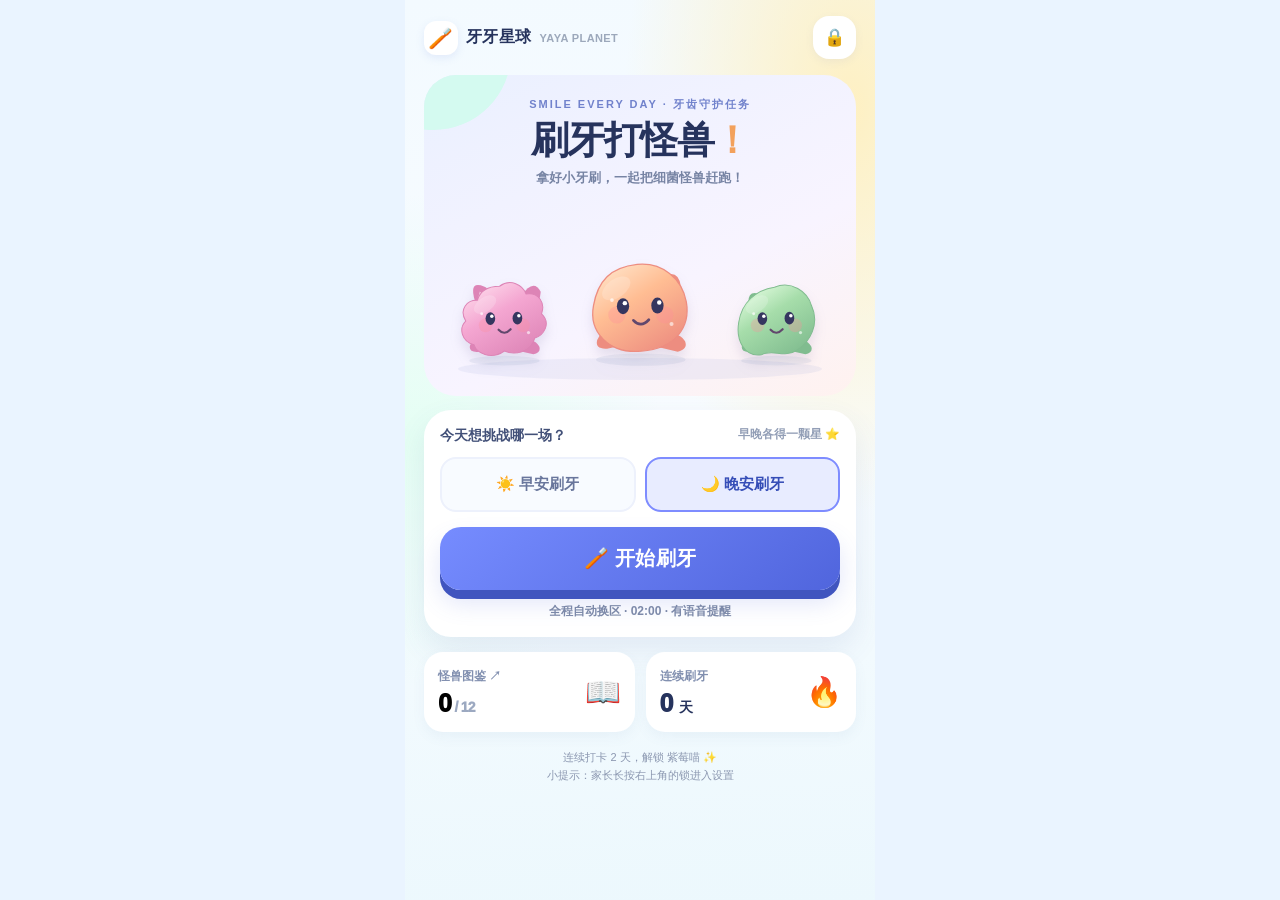
<file: index.html>
<!doctype html>
<html lang="zh-CN">
<head>
  <meta charset="utf-8">
  <meta name="viewport" content="width=device-width,initial-scale=1,viewport-fit=cover,maximum-scale=1">
  <meta name="theme-color" content="#f4faff">
  <meta name="description" content="适合4～8岁孩子的两分钟刷牙小游戏，自动分区、语音鼓励、星星打卡和怪兽图鉴。">
  <meta name="apple-mobile-web-app-capable" content="yes">
  <meta name="apple-mobile-web-app-status-bar-style" content="default">
  <link rel="icon" href="data:image/svg+xml,%3Csvg xmlns='http://www.w3.org/2000/svg' viewBox='0 0 64 64'%3E%3Crect width='64' height='64' rx='18' fill='%236778E8'/%3E%3Ctext x='32' y='48' text-anchor='middle' font-size='44'%3E%F0%9F%AA%A5%3C/text%3E%3C/svg%3E">
        <style>
:root {
  color-scheme: light;
  --ink: #26335d;
  --quiet: #7d8bac;
  --blue: #586de8;
  --blue-dark: #455bd5;
  --mint: #d9f9ed;
  --white: #fff;
  --cream: #fffaf0;
  --shadow: 0 13px 30px rgba(71, 91, 157, .105);
  --r: 27px;
}
* { box-sizing: border-box; }
html { -webkit-text-size-adjust: 100%; }
body {
  margin: 0; font-family: -apple-system, BlinkMacSystemFont, "PingFang SC", "Hiragino Sans GB", "Microsoft YaHei", sans-serif;
  color: var(--ink); background: #eaf4ff;
}
button, input { font: inherit; }
button { -webkit-tap-highlight-color: transparent; cursor: pointer; }
button:focus-visible, input:focus-visible { outline: 3px solid #f8ab4e; outline-offset: 3px; }
[hidden] { display: none !important; }
.app-shell {
  width: min(100%, 470px); min-height: 100vh; min-height: 100dvh;
  margin: 0 auto; overflow: hidden; position: relative;
  padding: max(env(safe-area-inset-top, 0px), 16px) 19px max(env(safe-area-inset-bottom, 0px), 18px);
  background:
    radial-gradient(ellipse at 95% 12%, rgba(255, 239, 188, .9) 0, transparent 36%),
    radial-gradient(ellipse at 2% 49%, rgba(220, 255, 238, .7) 0, transparent 38%),
    linear-gradient(176deg, #f3faff 0%, #f8fcff 47%, #ecf8fd 100%);
}
.loading-view { margin: 42vh auto; text-align: center; font-size: 19px; font-weight: 850; }
.topbar { display:flex; align-items:center; justify-content:space-between; min-height:40px; margin-bottom: 16px; gap:12px; }
.brand { display:flex; align-items:center; gap:8px; font-size: 16px; letter-spacing: .4px; font-weight:900; }
.brand-dot { width:34px; height:34px; border-radius:12px; display:grid; place-items:center; background:#fff; box-shadow:0 3px 9px #6479d721; font-size:20px; }
.small-icon-btn, .gate-btn, .back-btn { border:0; background:#fff; color:var(--ink); min-width:43px; min-height:43px; border-radius:16px; box-shadow:0 3px 9px #6479d715; display:grid; place-items:center; }
.gate-btn { font-size:17px; touch-action:none; user-select:none; -webkit-user-select:none; -webkit-touch-callout:none; position:relative; }
.gate-btn::after { content:""; position:absolute; inset:2px; border-radius:14px; border: 3px solid transparent; transition:border-color .2s; pointer-events:none; }
.gate-btn.holding::after { border-color:#7edbc4; animation:holding .55s linear infinite alternate; }
@keyframes holding { from{opacity:.2} to{opacity:1} }
.card { background:#fff; border-radius:var(--r); box-shadow:var(--shadow); }
.home-hero { border-radius:32px; background:linear-gradient(154deg, #eaf0ff 0%, #f8f4ff 63%, #fff2ef 100%); padding:22px 20px 14px; position:relative; overflow:hidden; text-align:center; }
.home-hero::before { content:""; position:absolute; width:155px; height:155px; top:-100px; left:-68px; background:#d4faf0; border-radius:50%; }
.overline { text-transform:uppercase; font-weight:900; letter-spacing:2px; color:#7182cc; font-size:11px; position:relative; }
.hero-title { font-weight:1000; font-size:clamp(28px,8.5vw,38px); line-height:1.14; letter-spacing:-1.5px; margin:7px 0 7px; position:relative; }
.hero-copy { color:#7784a4; font-size:13px; font-weight:700; position:relative; }
.monsters-party { display:flex; align-items:flex-end; justify-content:center; gap:0; height:180px; margin-top:4px; }
.mini-party { width:33%; max-width:128px; animation:float 2.7s ease-in-out infinite; filter:drop-shadow(0 7px 6px rgba(98, 84, 140, .14)); }
.mini-party:nth-child(2) { width:42%; max-width:164px; z-index:2; animation-delay:-.9s; }
.mini-party:nth-child(3) { animation-delay:-1.5s; }
.home-floor { height:22px; border-radius:50%; background:rgba(132,144,207,.1); margin:-13px 14px 2px; }
@keyframes float { 0%,100%{transform:translateY(1px) rotate(-2deg)} 50%{transform:translateY(-7px) rotate(3deg)} }
.session-card { margin-top:14px; padding:17px 16px; }
.sec-heading { font-size:14px; color:#425078; font-weight:900; margin:0 0 12px; display:flex; justify-content:space-between; }
.sec-heading small { color:#929eb6; font-weight:700; }
.slot-switch { display:grid; grid-template-columns:1fr 1fr; gap:9px; }
.slot { border:2px solid #edf1fc; border-radius:16px; min-height:55px; background:#f8fbff; color:#69769c; text-align:center; font-size:15px; font-weight:900; position:relative; }
.slot.selected { background:#e8ecff; border-color:#7e8cff; color:#354db7; }
.slot .done-mark { display:inline-block; margin-left:4px; font-size:13px; }
.home-primary { margin-top:15px; }
.primary-btn { border:0; color:white; background:linear-gradient(140deg,#768cff,#5065dd); border-radius:21px; padding:16px 20px; min-height:63px; width:100%; font-size:20px; font-weight:1000; letter-spacing:.3px; box-shadow:0 9px 0 #4055bf, 0 13px 23px #556ade2d; transition:transform .13s,box-shadow .13s; }
.primary-btn:active { transform:translateY(5px); box-shadow:0 4px 0 #4055bf,0 7px 16px #556ade2d; }
.btn-caption { margin:13px 0 0; text-align:center; color:#7c89a9; font-size:12px; font-weight:750; }
.home-stats { display:grid; grid-template-columns:1fr 1fr; gap:11px; margin-top:15px; }
.stat-card { display:flex; justify-content:space-between; align-items:center; background:#fff; border-radius:19px; padding:13px 14px; min-height:80px; border:0; text-align:left; box-shadow:0 5px 13px #6175ac11; }
.stat-label { color:#8290b0; font-weight:800; font-size:12px; }
.stat-number { display:block; font-size:25px; font-weight:1000; letter-spacing:-.7px; line-height:1.2; margin-top:3px; }
.stat-icon { font-size:29px; }
.home-note { color:#8b97b0; font-size:11px; text-align:center; margin:17px 0 6px; line-height:1.6; }
/* Game */
.game-topbar { margin-bottom:12px; }
.game-title-line { display:flex; align-items:flex-end; justify-content:space-between; gap:8px; margin-bottom:7px; }
.game-kicker { font-weight:900; font-size:12px; color:#7282c5; }
.game-title { margin:3px 0 0; font-size:26px; font-weight:1000; letter-spacing:-.4px; }
.total-clock { color:#7a88a6; font-weight:850; font-size:13px; background:#fff; border-radius:20px; padding:9px 12px; white-space:nowrap; }
.progress-track { height:9px; background:#e5eaf9; border-radius:20px; overflow:hidden; }
.progress-fill { height:100%; background:linear-gradient(90deg,#8edddd,#7d8cf7); width:0%; border-radius:inherit; transition:width .15s linear; }
.phase-pills { display:grid; grid-template-columns:repeat(4,1fr); gap:5px; margin-top:9px; margin-bottom:12px; }
.phase-pill { font-size:11px; text-align:center; border-radius:9px; padding:6px 2px; font-weight:850; color:#98a2b9; background:#eef3fb; white-space:nowrap; }
.phase-pill.active { background:#566be4; color:#fff; }
.phase-pill.passed { background:#d8f7eb; color:#399c80; }
.arena { position:relative; isolation:isolate; min-height:305px; overflow:hidden; padding:13px 16px 11px; border-radius:28px; border:2px solid #f8f8ff; background:radial-gradient(circle at 50% 30%,#fff 0%,#f0efff 57%,#e9efff 100%); text-align:center; box-shadow:var(--shadow); }
.arena::before, .arena::after { content:""; position:absolute; width:140px; height:140px; background:#fff8cf; filter:blur(3px); border-radius:50%; z-index:-1; opacity:.5; }
.arena::before { top:-87px; left:-77px; }
.arena::after { bottom:-102px; right:-60px; }
.arena-top { display:flex; justify-content:space-between; align-items:center; gap:8px; }
.monster-chip { background:#fff; border-radius:30px; color:#796bb1; padding:7px 11px; font-size:12px; font-weight:900; }
.monster-hp-text { color:#8c91b8; font-size:11px; font-weight:850; }
.hp-track { margin:9px 0 0; width:100%; height:9px; background:#dce3fa; overflow:hidden; border-radius:10px; }
.hp-fill { height:100%; width:100%; border-radius:10px; background:linear-gradient(90deg,#f3bfcf,#fa788a); transition:width .13s linear; }
.monster-stage { height:160px; position:relative; display:grid; place-items:center; margin:0 auto; }
.monster-svg { height:156px; width:210px; max-width:80%; animation:monster-wiggle 1.8s ease-in-out infinite; filter: drop-shadow(0 9px 5px rgba(126, 104, 169, .12)); transform-origin:50% 80%; }
@keyframes monster-wiggle { 0%,100%{transform:translateY(2px) rotate(-2deg)} 50%{transform:translateY(-5px) rotate(2.5deg)} }
.monster-stage.defeated .monster-svg { animation:monster-bye .68s ease-in forwards; }
@keyframes monster-bye { 0%{transform:scale(1);opacity:1} 55%{transform:scale(1.1) rotate(8deg);opacity:1} 100%{transform:scale(.08) translateY(-180px);opacity:0} }
.bubble { position:absolute; border-radius:50%; pointer-events:none; border:2px solid #fff; box-shadow:inset 3px 2px 5px #ffffffb8,0 3px 10px #72cfcf50; background:linear-gradient(140deg,#bcfff6a0,#b8b6ff80); animation:bubblefly 2.9s ease-in-out infinite; }
.bubble:nth-child(2){width:20px;height:20px;top:10%;left:19%;animation-delay:-.4s}
.bubble:nth-child(3){width:12px;height:12px;top:36%;right:9%;animation-delay:-1.4s}
.bubble:nth-child(4){width:26px;height:26px;bottom:15%;left:9%;animation-delay:-2.0s}
.bubble:nth-child(5){width:14px;height:14px;bottom:6%;right:24%;animation-delay:-.9s}
.bubble:nth-child(6){width:9px;height:9px;top:6%;right:22%;animation-delay:-2.2s}
@keyframes bubblefly { 0%,100%{transform:translateY(8px) scale(.9)} 50%{transform:translateY(-12px) scale(1.07)} }
.monster-stage.defeated .bubble { animation:pop-away .85s ease-out forwards; }
@keyframes pop-away { to{transform:translateY(-70px) scale(2);opacity:0} }
.timer-line { display:flex; align-items:baseline; justify-content:center; gap:6px; line-height:1; margin-top:-4px; }
.timer-number { font-weight:1000; font-size:58px; letter-spacing:-2.5px; font-variant-numeric:tabular-nums; color:#344778; }
.timer-unit { font-size:16px; font-weight:900; color:#8590b7; }
.timer-explain { color:#8794b7; font-size:12px; font-weight:850; padding-top:2px; }
.defeat-ribbon { position:absolute; inset:0; display:none; align-items:center; justify-content:center; background:#e3fff7c9; z-index:3; font-size:26px; font-weight:1000; color:#429f8c; text-shadow:0 2px #fff; animation:appear .22s ease-out; }
.arena.defeat .defeat-ribbon { display:flex; }
@keyframes appear { from{opacity:0;transform:scale(.93)}to{opacity:1;transform:scale(1)} }
.map-card { margin-top:11px; padding:13px 14px 12px; display:flex; align-items:center; gap:13px; }
.map-intro { width:36%; min-width:100px; }
.map-intro strong { display:block; font-size:15px; font-weight:1000; line-height:1.3; }
.map-intro p { font-size:11px; line-height:1.55; color:#8d9ab3; font-weight:750; margin:7px 0 0; }
.mouth-grid { flex:1; display:grid; grid-template-columns:1fr 1fr; gap:6px; background:#e6f0f9; border:5px solid #e6f0f9; border-radius:27px; transform:rotate(-1deg); }
.mouth-area { min-height:52px; position:relative; border-radius:15px; text-align:center; background:#fff; padding:6px 1px 4px; border:2px solid transparent; opacity:.53; transition:transform .2s,opacity .2s; }
.mouth-area .teeth { height:21px; display:flex; justify-content:center; gap:0; }
.mouth-area .teeth svg { width:20px; height:21px; margin-left:-3px; }
.mouth-area .area-name { display:block; font-size:11px; font-weight:1000; color:#6f7e9e; line-height:1.2; }
.mouth-area.active { background:#fff5d7; opacity:1; border-color:#ffcd6a; transform:scale(1.07); box-shadow:0 3px 6px #ffc66e38; z-index:1; }
.mouth-area.active .area-name { color:#b67b0a; }
.mouth-area.active::after { content:"🪥"; position:absolute; font-size:23px; top:-11px; right:-11px; animation:brush .65s ease-in-out infinite alternate; filter:drop-shadow(0 2px 2px #fff); }
@keyframes brush { from{transform:rotate(8deg) translateY(0)}to{transform:rotate(-20deg) translateY(4px)} }
.voice-banner { display:flex; align-items:center; gap:10px; margin-top:12px; border-radius:19px; background:#fff; padding:11px 14px; color:#61749d; font-size:13px; line-height:1.45; font-weight:850; min-height:54px; }
.voice-emoji { display:grid; place-items:center; width:32px; height:32px; flex:0 0 32px; background:#e4f8f1; border-radius:12px; font-size:17px; }
.bottom-actions { margin-top:11px; display:flex; gap:10px; }
.secondary-btn { border:0; background:#fff; color:#687bb7; border-radius:16px; font-weight:900; font-size:14px; min-height:47px; padding:10px 16px; box-shadow:0 4px 14px #5874b718; }
.bottom-actions .secondary-btn { width:100%; }
/* Victory */
.victory { text-align:center; padding-top:8vh; }
.star-dazzle { position:relative; font-size:114px; line-height:1.35; filter:drop-shadow(0 8px 8px #fbd46958); animation:star-in .9s cubic-bezier(.2,1.5,.5,1) both; }
@keyframes star-in { from{transform:rotate(-30deg) scale(.15);opacity:0}to{transform:rotate(8deg) scale(1);opacity:1} }
.victory h1 { font-size:31px; font-weight:1000; line-height:1.3; margin:12px 0 8px; }
.victory-lead { color:#7889aa; font-weight:800; font-size:15px; line-height:1.65; }
.reward-card { text-align:left; padding:17px 18px; margin:30px 0 20px; }
.reward-stats { display:grid; grid-template-columns:1fr 1fr; gap:10px; }
.reward-stat { background:#f3f7ff; border-radius:15px; text-align:center; padding:12px; }
.reward-stat strong { display:block; font-size:25px; }
.reward-stat small { color:#7787ac; font-size:12px; font-weight:750; }
.unlock-toast { background:#fff5df; padding:12px 14px; margin-top:12px; border-radius:13px; text-align:left; color:#92703a; line-height:1.6; font-size:13px; font-weight:800; }
/* Collection */
.page-h { font-size:29px; font-weight:1000; margin:8px 0; }
.page-sub { color:#8a97b1; font-size:13px; line-height:1.6; margin:0 0 17px; font-weight:700; }
.collection-grid { display:grid; grid-template-columns:repeat(2,minmax(0,1fr)); gap:11px; }
.monster-card { border-radius:20px; background:#fff; min-height:177px; padding:11px 10px; position:relative; text-align:center; box-shadow:0 4px 14px #6078ad12; overflow:hidden; }
.monster-card svg { width:116px; height:106px; max-width:100%; display:block; margin:auto; }
.monster-card.locked svg { filter:grayscale(1); opacity:.21; }
.monster-card.locked::after { content:"🔒"; position:absolute; top:47px; left:50%; transform:translateX(-50%); font-size:31px; }
.monster-name { font-weight:1000; font-size:15px; margin-top:2px; }
.monster-requirement { margin-top:3px; font-size:11px; font-weight:850; color:#8897b5; }
.rarity-pill { display:inline-block; font-size:10px; background:#eaf5f3; padding:4px 8px; border-radius:20px; color:#5da393; font-weight:900; }
.rarity-pill.rare { background:#f0eaff; color:#9479d7; }
.rarity-pill.legendary { background:#fff0d4; color:#d38b2e; }
/* Parent and gate */
.gate-page { padding-top:7vh; text-align:center; }
.gate-lock { font-size:65px; margin-bottom:7px; }
.gate-form { max-width:315px; background:white; padding:24px 20px; border-radius:26px; margin:24px auto; box-shadow:var(--shadow); }
.gate-equation { font-size:35px; font-weight:1000; padding:6px 0 18px; letter-spacing:3px; }
.gate-input { display:block; width:100%; min-height:57px; font-size:28px; text-align:center; border:2px solid #d5e1fb; border-radius:14px; margin-bottom:18px; outline:0; }
.inline-note { font-size:12px; color:#a07e72; min-height:25px; padding-top:9px; font-weight:750; }
.parent-banner { background:#e8f0ff; border-radius:20px; padding:13px 15px; color:#667ba8; font-size:12px; line-height:1.6; font-weight:800; }
.parent-stats { margin:14px 0; display:grid; grid-template-columns:repeat(3,1fr); gap:9px; }
.parent-stat { padding:14px 6px; background:white; border-radius:18px; text-align:center; box-shadow:0 4px 14px #5874b710; }
.parent-stat strong { display:block; font-size:23px; font-weight:1000; }
.parent-stat small { font-size:10px; font-weight:850; color:#8e9bb3; }
.parent-block { padding:16px 14px; margin-top:14px; }
.parent-block h2 { font-size:17px; font-weight:1000; margin:0 0 6px; }
.parent-block p { margin:0 0 12px; color:#8796ae; font-size:12px; line-height:1.5; }
.history-list { margin-top:10px; max-height:285px; overflow-y:auto; -webkit-overflow-scrolling:touch; }
.history-row { display:grid; grid-template-columns:1.3fr .8fr .8fr; align-items:center; gap:5px; min-height:37px; border-bottom:1px solid #f0f3f8; font-size:12px; text-align:center; font-weight:750; }
.history-row span:first-child { text-align:left; color:#6c7e9d; }
.history-row.header { color:#9aa7bc; font-size:11px; position:sticky; top:0; background:#fff; z-index:1; }
.check-yes { color:#35a88d; background:#e5f8f0; border-radius:20px; padding:3px 7px; display:inline-block; min-width:34px; }
.check-no { color:#b7c1d1; }
.duration-row { display:flex; justify-content:space-between; align-items:center; gap:8px; min-height:54px; border-bottom:1px solid #f2f5fb; }
.duration-row:last-child { border-bottom:0; }
.duration-name { font-size:14px; font-weight:900; }
.duration-control { display:flex; align-items:center; gap:7px; }
.adjust-btn { width:36px; height:36px; border:0; border-radius:12px; background:#edf1ff; color:#586aca; font-size:22px; font-weight:900; }
.adjust-btn:disabled { opacity:.35; cursor:not-allowed; }
.duration-value { min-width:48px; font-size:16px; font-weight:1000; text-align:center; font-variant-numeric:tabular-nums; }
.tools-row { display:flex; gap:8px; flex-wrap:wrap; margin-top:15px; }
.tools-row button { flex:1; min-width:104px; }
.parent-disclaimer { color:#95a1b6; font-size:11px; line-height:1.65; margin:13px 4px 0; }
.error-banner { background:#fff2e5; border:1px solid #f2c7a2; padding:10px 12px; font-size:12px; font-weight:750; color:#a45b3d; border-radius:12px; margin-bottom:11px; }
.muted-tip { font-size:11px; margin-top:5px; color:#8591ae; font-weight:800; text-align:center; }
@media (max-width:370px) {
  .app-shell { padding-left:13px; padding-right:13px; }
  .monsters-party { height:155px; }
  .hero-title { font-size:29px; }
  .arena { min-height:288px; }
  .monster-stage { height:145px; }
  .monster-svg { height:140px; }
  .mouth-area { min-height:47px; }
}
@media (max-height:760px) {
  .game-topbar { margin-bottom:6px; }
  .topbar { margin-bottom:9px; }
  .game-title { font-size:23px; }
  .phase-pills { margin-top:5px; margin-bottom:7px; }
  .arena { min-height:274px; padding-top:8px; padding-bottom:8px; }
  .monster-stage { height:134px; }
  .monster-svg { height:131px; }
  .timer-number { font-size:50px; }
  .map-card { margin-top:8px; padding:9px 11px; }
  .mouth-area { min-height:45px; }
  .voice-banner { margin-top:8px; min-height:44px; padding:7px 12px; }
}
@media (prefers-reduced-motion:reduce) {
  *,*::before,*::after { animation-duration:.01ms !important; transition-duration:.01ms !important; }
}

</style>
  <title>刷牙打怪兽 · 牙牙星球</title>
</head>
<body>
  <div class="app-shell" id="app">
    <div class="loading-view" role="status">
      <div>牙牙星球正在起飞… 🪥</div>
      <p style="font-size:13px;font-weight:600;line-height:1.7;color:#7886a8;max-width:290px;margin:18px auto 0">如果一直停在这里，说明当前文件预览无法运行游戏。请用 Safari 打开在线版本。</p>
      <a href="https://arthurwangwsx-code.github.io/brush-monsters/" style="display:inline-block;margin-top:16px;padding:12px 20px;border-radius:16px;background:#6278e8;color:white;font-size:16px;text-decoration:none">打开在线游戏 ↗</a>
    </div>
  </div>
  <script>
/* 刷牙打怪兽：纯前端、无账号、无第三方依赖。数据仅保存在当前浏览器。 */
(() => {
  'use strict';

  const STORE_KEY = 'yaya-brush-monsters:v1';
  const ZONES = ['右上', '左上', '左下', '右下'];
  const ZONE_GUIDES = [
    '刷你的右上牙，轻轻转圈圈！',
    '刷你的左上牙，外侧内侧都要刷！',
    '刷你的左下牙，小牙刷慢慢走！',
    '刷你的右下牙，最后一关加油！'
  ];
  const MONSTERS = [
    { id:'tangerine', name:'橘子啵', zone:0, need:0, rarity:'普通', color:'#ffbd93', pale:'#ffe6cc', shade:'#ed8d80', shape:'round', ears:'horn' },
    { id:'cotton', name:'棉花喵', zone:1, need:0, rarity:'普通', color:'#f4a6d1', pale:'#ffe1ef', shade:'#dd84b6', shape:'cloud', ears:'ear' },
    { id:'bubble', name:'泡泡菇', zone:2, need:0, rarity:'普通', color:'#92cfff', pale:'#ddf4ff', shade:'#70b1e6', shape:'round', ears:'antenna' },
    { id:'lime', name:'青柠团', zone:3, need:0, rarity:'普通', color:'#a6ddaa', pale:'#e8ffe5', shade:'#80bc8f', shape:'blob', ears:'horn' },
    { id:'berry', name:'紫莓喵', zone:0, need:2, rarity:'稀有', color:'#b8a6fa', pale:'#ebe4ff', shade:'#8b7bcf', shape:'cloud', ears:'ear' },
    { id:'nebula', name:'星云啵', zone:1, need:3, rarity:'稀有', color:'#93ced9', pale:'#e4fcff', shade:'#5fafb8', shape:'round', ears:'antenna' },
    { id:'snowball', name:'雪球球', zone:2, need:5, rarity:'稀有', color:'#b4c9f4', pale:'#edf5ff', shade:'#89a5d6', shape:'cloud', ears:'horn' },
    { id:'peach', name:'蜜桃云', zone:3, need:7, rarity:'稀有', color:'#ffbdba', pale:'#ffe5dd', shade:'#e894a0', shape:'blob', ears:'ear' },
    { id:'moon', name:'月亮芽', zone:0, need:10, rarity:'稀有', color:'#cdc0ff', pale:'#f3edff', shade:'#a494dd', shape:'blob', ears:'antenna' },
    { id:'rainbow', name:'彩虹豆', zone:1, need:14, rarity:'稀有', color:'#9fe3c6', pale:'#eaffeb', shade:'#78bda1', shape:'cloud', ears:'horn' },
    { id:'spark', name:'闪闪王', zone:2, need:21, rarity:'传说', color:'#f5d68a', pale:'#fff4c8', shade:'#e6b669', shape:'round', ears:'antenna' },
    { id:'galaxy', name:'银河糖', zone:3, need:30, rarity:'传说', color:'#b9b6f8', pale:'#f0e9ff', shade:'#9692d6', shape:'blob', ears:'ear' }
  ];
  const root = document.getElementById('app');
  if (!root) return;

  const defaultData = () => ({ version:1, records:{}, unlocked:[], settings:{ durations:[30,30,30,30], sound:true }, session:null });
  let storageOk = true;
  let data = loadData();
  let view = 'home';
  let selectedSlot = new Date().getHours() < 15 ? 'morning' : 'evening';
  let latestReward = null;
  let question = null;
  let holdTimer = null;
  let transitionTimer = null;
  let lastTick = 0;
  let lastSaved = 0;
  let warnedAtTen = -1;
  let wakeLock = null;

  const sound = {
    ctx:null, timer:null, beat:0,
    init() {
      if (!data.settings.sound) return;
      const AudioContextType = window.AudioContext || window.webkitAudioContext;
      if (!AudioContextType) return;
      try {
        if (!this.ctx) this.ctx = new AudioContextType();
        if (this.ctx.state === 'suspended') this.ctx.resume().catch(() => {});
      } catch (_) { /* sound is optional */ }
    },
    note(frequency, length=.16, volume=.023, type='sine', delay=0) {
      if (!data.settings.sound || !this.ctx) return;
      try {
        const t = this.ctx.currentTime + delay;
        const oscillator = this.ctx.createOscillator();
        const gain = this.ctx.createGain();
        oscillator.type = type;
        oscillator.frequency.setValueAtTime(frequency, t);
        gain.gain.setValueAtTime(.0001,t);
        gain.gain.exponentialRampToValueAtTime(volume,t+.025);
        gain.gain.exponentialRampToValueAtTime(.0001,t+length);
        oscillator.connect(gain);
        gain.connect(this.ctx.destination);
        oscillator.start(t);
        oscillator.stop(t+length+.02);
      } catch (_) { /* optional */ }
    },
    play() {
      if (!data.settings.sound || this.timer) return;
      this.init();
      const notes=[392,440,523.25,659.25,587.33,523.25,440,493.88,392,523.25,587.33,784,659.25,523.25,440,392];
      this.beat=0;
      this.timer=window.setInterval(() => {
        if (view !== 'game' || !data.session || data.session.phase === 'paused') return;
        this.note(notes[this.beat % notes.length], .19, .012);
        this.beat++;
      }, 415);
    },
    stop() {
      if (this.timer) window.clearInterval(this.timer);
      this.timer=null;
      if ('speechSynthesis' in window) { try { window.speechSynthesis.cancel(); } catch (_) {} }
    },
    effect(type='pop') {
      if (!data.settings.sound) return;
      this.init();
      if (type==='pop') {
        this.note(660,.12,.07,'sine'); this.note(880,.23,.05,'sine',.10);
      } else if (type==='win') {
        [523.25,659.25,784,1046.5].forEach((n,i) => this.note(n,.36,.048,'sine',i*.15));
      }
    },
    say(message) {
      if (!data.settings.sound || !('speechSynthesis' in window) || !('SpeechSynthesisUtterance' in window)) return;
      try {
        window.speechSynthesis.cancel();
        const utterance = new SpeechSynthesisUtterance(message);
        utterance.lang='zh-CN'; utterance.rate=.89; utterance.pitch=1.2; utterance.volume=.96;
        const voices=window.speechSynthesis.getVoices();
        const chinese=voices.find(v => /^zh([-_]|$)/i.test(v.lang));
        if (chinese) utterance.voice=chinese;
        window.speechSynthesis.speak(utterance);
      } catch (_) { /* visible captions remain available */ }
    }
  };

  function dayKey(date=new Date()) {
    const p=n=>String(n).padStart(2,'0');
    return `${date.getFullYear()}-${p(date.getMonth()+1)}-${p(date.getDate())}`;
  }
  function isDateKey(k) {
    if (!/^\d{4}-\d{2}-\d{2}$/.test(k)) return false;
    const [year,month,day]=k.split('-').map(Number);
    const date=new Date(year,month-1,day);
    return date.getFullYear()===year && date.getMonth()===month-1 && date.getDate()===day;
  }
  function dateNumber(key) {
    const [y,m,d]=key.split('-').map(Number);
    return Math.floor(Date.UTC(y,m-1,d)/86400000);
  }
  function dateFromNumber(dayNum) {
    const d=new Date(dayNum*86400000);
    const p=n=>String(n).padStart(2,'0');
    return `${d.getUTCFullYear()}-${p(d.getUTCMonth()+1)}-${p(d.getUTCDate())}`;
  }
  function cleanData(raw) {
    const value=defaultData();
    if (!raw || typeof raw!=='object' || raw.version!==1) return value;
    if (raw.settings && typeof raw.settings==='object') {
      if (Array.isArray(raw.settings.durations) && raw.settings.durations.length===4) {
        value.settings.durations=raw.settings.durations.map(v => Number.isInteger(v) ? Math.max(10,Math.min(90,Math.round(v/5)*5)) : 30);
      }
      value.settings.sound=raw.settings.sound!==false;
    }
    if (raw.records && typeof raw.records==='object' && !Array.isArray(raw.records)) {
      Object.keys(raw.records).slice(-5000).forEach(key=>{
        if (!isDateKey(key)) return;
        const source=raw.records[key];
        if (!source || typeof source!=='object') return;
        const record={};
        ['morning','evening'].forEach(slot=>{
          const p=source[slot];
          if (p && typeof p==='object' && Number.isFinite(p.seconds) && p.seconds>0 && p.seconds<=360 && typeof p.at==='string') {
            record[slot]={seconds:Math.round(p.seconds),at:p.at.slice(0,40)};
          }
        });
        if (Object.keys(record).length) value.records[key]=record;
      });
    }
    if (Array.isArray(raw.unlocked)) {
      value.unlocked=raw.unlocked.filter((id,index,arr)=>typeof id==='string' && MONSTERS.some(m=>m.id===id) && arr.indexOf(id)===index);
    }
    const s=raw.session;
    if (s && typeof s==='object' && isDateKey(s.day) && ['morning','evening'].includes(s.slot)
      && Number.isInteger(s.zoneIndex) && s.zoneIndex>=0 && s.zoneIndex<4
      && Number.isFinite(s.elapsedMs) && Array.isArray(s.durations) && s.durations.length===4) {
      value.session={ day:s.day, slot:s.slot, zoneIndex:s.zoneIndex,
        durations:s.durations.map(n=>Number.isInteger(n) ? Math.max(10,Math.min(90,Math.round(n/5)*5)) : 30),
        elapsedMs:Math.max(0,Math.min(s.durations[s.zoneIndex]*1000-100,s.elapsedMs)),
        phase:'paused', monsterId:typeof s.monsterId==='string' ? s.monsterId : null };
    }
    return value;
  }
  function loadData() {
    try {
      const stored=localStorage.getItem(STORE_KEY);
      return stored ? cleanData(JSON.parse(stored)) : defaultData();
    } catch (_) {
      storageOk=false;
      return defaultData();
    }
  }
  function saveData() {
    try { localStorage.setItem(STORE_KEY,JSON.stringify(data)); storageOk=true; }
    catch (_) { storageOk=false; }
  }
  function progressDuration(durations) { return durations.reduce((sum,n)=>sum+n,0); }
  function clockText(secs) {
    const t=Math.max(0,Math.ceil(secs));
    return `${String(Math.floor(t/60)).padStart(2,'0')}:${String(t%60).padStart(2,'0')}`;
  }
  function allStars() { return Object.values(data.records).reduce((n,r)=>n+Number(!!r.morning)+Number(!!r.evening),0); }
  function completedDays() { return Object.keys(data.records).filter(k=>data.records[k].morning||data.records[k].evening); }
  function bestStreak() {
    const nums=completedDays().map(dateNumber).sort((a,b)=>a-b);
    let best=0,run=0,prev=null;
    for(const num of nums) { run=num===prev+1 ? run+1 : 1; best=Math.max(best,run); prev=num; }
    return best;
  }
  function currentStreak() {
    let num=dateNumber(dayKey());
    const today=dayKey();
    if (!data.records[today]) num--;
    let count=0;
    while (data.records[dateFromNumber(num)]) { count++;num--; }
    return count;
  }
  function syncRareUnlocks() {
    const streak=bestStreak();
    const newly=[];
    for (const monster of MONSTERS) {
      if (monster.need && streak>=monster.need && !data.unlocked.includes(monster.id)) {
        data.unlocked.push(monster.id); newly.push(monster);
      }
    }
    return newly;
  }
  function nextUnlock() {
    return MONSTERS.filter(m=>m.need>0&&!data.unlocked.includes(m.id)).sort((a,b)=>a.need-b.need)[0];
  }
  function topbar({parent=false,game=false}={}) {
    const right=parent ? '<button class="back-btn" data-action="home" aria-label="返回首页">✕</button>'
      : game ? `<div style="display:flex;gap:7px"><button class="small-icon-btn" data-action="sound" aria-label="${data.settings.sound?'静音':'开启声音'}">${data.settings.sound?'🔊':'🔇'}</button><button class="small-icon-btn" data-action="pause" aria-label="暂停刷牙">⏸</button></div>`
      : '<button class="gate-btn" id="parentGate" aria-label="长按进入家长专区" title="长按2秒开启家长专区">🔒</button>';
    return `<header class="topbar ${game?'game-topbar':''}"><div class="brand"><span class="brand-dot">🪥</span>牙牙星球 <span style="font-size:11px;color:#9ca8bb;font-weight:800">YAYA PLANET</span></div>${right}</header>`;
  }
  function errorBanner() { return storageOk?'':'<div class="error-banner" role="alert">⚠️ 此浏览器无法保存记录；请关闭无痕模式，或检查存储权限。</div>'; }
  function safeHTML(text) { return String(text).replace(/[&<>"']/g, c=>({'&':'&amp;','<':'&lt;','>':'&gt;','"':'&quot;',"'":'&#39;'}[c])); }
  function monsterSVG(m, className='monster-svg') {
    const shapes={
      round:'M119 43 C160 39 192 66 199 104 C206 144 182 180 126 184 C72 189 40 152 48 110 C55 70 75 48 119 43 Z',
      cloud:'M115 44 C138 27 163 42 170 60 C197 56 210 79 202 101 C223 121 206 146 188 151 C180 182 145 187 125 178 C97 198 67 182 62 165 C36 158 30 131 45 116 C30 91 49 72 69 73 C76 50 95 44 115 44 Z',
      blob:'M121 46 C155 32 190 54 198 85 C215 121 195 159 168 176 C142 194 117 173 94 186 C58 191 41 155 47 119 C53 78 82 52 121 46 Z'
    };
    const ears=m.ears==='ear'
      ? `<path d="M68 86 Q49 35 76 42 Q96 47 104 67 Z" fill="${m.shade}"/><path d="M160 64 Q185 27 200 55 Q201 73 181 95 Z" fill="${m.shade}"/><path d="M70 72 L74 55 L89 68 Z" fill="#fff" opacity=".55"/>`
      : m.ears==='antenna'
      ? `<path d="M102 61 L89 28 M152 63 L169 31" stroke="${m.shade}" stroke-width="9" stroke-linecap="round"/><circle cx="87" cy="24" r="13" fill="${m.pale}"/><circle cx="171" cy="29" r="11" fill="${m.pale}"/>`
      : `<path d="M68 88 Q62 48 93 61 L108 78 Z M152 68 Q185 45 190 78 L180 96 Z" fill="${m.shade}"/>`;
    const rarityDecor=m.need ? '<path d="M127 51 l5 10 12 2-9 9 2 12-10-6-11 6 2-12-9-9 13-2Z" fill="#fffbe4" stroke="#fff" stroke-width="2"/>' : '';
    return `<svg class="${className}" viewBox="0 0 248 211" xmlns="http://www.w3.org/2000/svg" role="img" aria-label="可爱的${safeHTML(m.name)}怪兽">
      <defs><linearGradient id="g-${m.id}" x1=".1" x2=".8" y1="0" y2="1"><stop offset="0" stop-color="${m.pale}"/><stop offset=".43" stop-color="${m.color}"/><stop offset="1" stop-color="${m.shade}"/></linearGradient></defs>
      <ellipse cx="125" cy="198" rx="73" ry="10" fill="#7185ab" opacity=".1"/>
      <path d="M78 151 Q60 151 54 166 Q50 181 70 180 L98 174 Z M166 164 Q185 149 197 168 Q202 181 185 185 L151 177 Z" fill="${m.shade}"/>
      ${ears}
      <path d="${shapes[m.shape]}" fill="url(#g-${m.id})" stroke="${m.shade}" stroke-width="2.1"/>
      <ellipse cx="85" cy="82" rx="26" ry="15" fill="#fff" opacity=".19" transform="rotate(-35 85 82)"/>
      <circle cx="86" cy="125" r="14" fill="#ff8c9a" opacity=".29"/><circle cx="164" cy="125" r="14" fill="#ff8c9a" opacity=".29"/>
      <ellipse cx="96" cy="111" rx="10" ry="13" fill="#35365f"/><ellipse cx="152" cy="110" rx="10" ry="13" fill="#35365f"/>
      <circle cx="99" cy="106" r="3.6" fill="#fff"/><circle cx="155" cy="105" r="3.6" fill="#fff"/>
      <path d="M113 134 Q125 147 138 133" fill="none" stroke="#62486d" stroke-width="4.5" stroke-linecap="round"/>
      <circle cx="78" cy="101" r="3" fill="#fff" opacity=".7"/><circle cx="175" cy="140" r="3.3" fill="#fff" opacity=".6"/>
      ${rarityDecor}
      </svg>`;
  }
  function toothSVG() {
    return '<svg viewBox="0 0 25 28" aria-hidden="true"><path d="M12.5 4 C17 -1 25 4 24 10 C23 16 20 25 17 25 C14 25 16 17 12.5 17 C9 17 11 25 8 25 C5 25 2 17 1 10 C0 4 8 -1 12.5 4Z" fill="#fff" stroke="#90bfd5" stroke-width="2"/></svg>';
  }
  function mouthMap(zoneIndex) {
    // 屏幕左侧=孩子自己的左侧，而不是镜像左右。
    return `<div class="mouth-grid" role="img" aria-label="口腔分区，高亮的是你自己的${ZONES[zoneIndex]}牙齿">
      ${[1,0,2,3].map(i=>`<div class="mouth-area ${zoneIndex===i?'active':''}">
        <div class="teeth">${toothSVG().repeat(3)}</div><span class="area-name">${ZONES[i]}</span>
      </div>`).join('')}
    </div>`;
  }
  function renderHome() {
    const today=data.records[dayKey()] || {};
    const hasSession=!!data.session;
    const next=nextUnlock();
    root.innerHTML=`${topbar()}${errorBanner()}
      <section class="home-hero" aria-labelledby="hero-title">
        <div class="overline">SMILE EVERY DAY · 牙齿守护任务</div>
        <h1 class="hero-title" id="hero-title">刷牙打怪兽<span style="color:#f3a15c">！</span></h1>
        <div class="hero-copy">拿好小牙刷，一起把细菌怪兽赶跑！</div>
        <div class="monsters-party" aria-hidden="true">
          <div class="mini-party">${monsterSVG(MONSTERS[1], 'party-svg')}</div>
          <div class="mini-party">${monsterSVG(MONSTERS[0], 'party-svg')}</div>
          <div class="mini-party">${monsterSVG(MONSTERS[3], 'party-svg')}</div>
        </div><div class="home-floor"></div>
      </section>
      <section class="session-card card">
        <div class="sec-heading"><span>今天想挑战哪一场？</span><small>早晚各得一颗星 ⭐</small></div>
        <div class="slot-switch" role="group" aria-label="选择早上或晚上刷牙">
          <button class="slot ${selectedSlot==='morning'?'selected':''}" data-action="select-slot" data-slot="morning" aria-pressed="${selectedSlot==='morning'}">☀️ 早安刷牙 ${today.morning?'<span class="done-mark">✓</span>':''}</button>
          <button class="slot ${selectedSlot==='evening'?'selected':''}" data-action="select-slot" data-slot="evening" aria-pressed="${selectedSlot==='evening'}">🌙 晚安刷牙 ${today.evening?'<span class="done-mark">✓</span>':''}</button>
        </div>
        <div class="home-primary"><button class="primary-btn" data-action="${hasSession?'resume':'start'}">${hasSession?'▶ 继续刷牙':'🪥 开始刷牙'}</button></div>
        <div class="btn-caption">${hasSession?`已保存上次进度 · 第${data.session.zoneIndex+1}/4关 · 点击继续`:`全程自动换区 · ${clockText(progressDuration(data.settings.durations))} · 有语音提醒`}</div>
      </section>
      <section class="home-stats">
        <button class="stat-card" data-action="collection" aria-label="打开怪兽图鉴"><span><span class="stat-label">怪兽图鉴 ↗</span><span class="stat-number">${data.unlocked.length}<span style="font-size:14px;color:#9ca9c1"> / ${MONSTERS.length}</span></span></span><span class="stat-icon">📖</span></button>
        <div class="stat-card"><span><span class="stat-label">连续刷牙</span><span class="stat-number">${currentStreak()} <span style="font-size:14px">天</span></span></span><span class="stat-icon">🔥</span></div>
      </section>
      <p class="home-note">${next?`连续打卡 ${next.need} 天，解锁 ${next.name} ✨`:'稀有怪兽已经全部解锁！真了不起！'}<br>小提示：家长长按右上角的锁进入设置</p>`;
    attachGate();
  }
  function selectMonster(index) {
    const unlocked=MONSTERS.filter(m => m.zone===index && data.unlocked.includes(m.id));
    const all=[MONSTERS[index],...unlocked.filter(m=>m.need)];
    // 随着收集进度变化，下一次挑战会轮换出现新怪兽。
    const played=allStars();
    return all[played%all.length];
  }
  function beginSession() {
    sound.init();
    data.session={ day:dayKey(), slot:selectedSlot, durations:[...data.settings.durations], zoneIndex:0,
      elapsedMs:0, phase:'paused', monsterId:selectMonster(0).id };
    saveData();
    resumeSession();
  }
  function resumeSession() {
    if (!data.session) return renderHome();
    if (transitionTimer) { clearTimeout(transitionTimer);transitionTimer=null; }
    data.session.phase='running';
    view='game'; warnedAtTen=-1;
    lastTick=Date.now(); lastSaved=lastTick;
    saveData();
    renderGame();
    sound.play();
    sound.say(`现在刷你的${ZONES[data.session.zoneIndex]}牙！${ZONE_GUIDES[data.session.zoneIndex]}`);
    requestWakeLock();
  }
  function renderGame() {
    const s=data.session;
    if (!s) return renderHome();
    const m=MONSTERS.find(x=>x.id===s.monsterId) || MONSTERS[s.zoneIndex];
    const isPaused=s.phase==='paused';
    root.innerHTML=`${topbar({game:true})}${errorBanner()}
      <div class="game-title-line"><div><div class="game-kicker">牙齿守护任务 · 第 ${s.zoneIndex+1}/4 关</div><h1 class="game-title">刷你的${ZONES[s.zoneIndex]}牙！</h1></div><div class="total-clock" id="totalClock">${clockText(progressDuration(s.durations))}</div></div>
      <div class="progress-track" role="progressbar" aria-label="整场刷牙进度" aria-valuemin="0" aria-valuemax="100" aria-valuenow="0" id="totalProgress"><div class="progress-fill" id="progressFill"></div></div>
      <div class="phase-pills">${ZONES.map((z,i)=>`<div class="phase-pill ${i===s.zoneIndex?'active':i<s.zoneIndex?'passed':''}">${i<s.zoneIndex?'✓ ':''}${z}</div>`).join('')}</div>
      <section class="arena" id="arena" aria-label="细菌怪兽的战斗画面">
        <div class="arena-top"><span class="monster-chip">👾 ${m.name} · ${m.rarity}</span><span class="monster-hp-text">怪兽能量 ↓</span></div>
        <div class="hp-track" role="progressbar" aria-label="怪兽剩余能量" aria-valuemin="0" aria-valuemax="100" aria-valuenow="100" id="hpProgress"><div class="hp-fill" id="hpFill"></div></div>
        <div class="monster-stage" id="monsterStage">${monsterSVG(m)}<i class="bubble"></i><i class="bubble"></i><i class="bubble"></i><i class="bubble"></i><i class="bubble"></i></div>
        <div class="timer-line"><span class="timer-number" id="secondsRemaining">${s.durations[s.zoneIndex]}</span><span class="timer-unit">秒</span></div>
        <div class="timer-explain">${isPaused?'暂停中 · 准备好就继续':'坚持刷牙，怪兽就会变成泡泡！'}</div>
        <div class="defeat-ribbon" id="defeatRibbon">🫧 怪兽飞走啦！</div>
      </section>
      <section class="card map-card"><div class="map-intro"><strong>🦷 刷牙地图</strong><p>跟着发亮的小牙齿刷<br>左右按你自己来算</p></div>${mouthMap(s.zoneIndex)}</section>
      <div class="voice-banner" role="status" aria-live="polite"><span class="voice-emoji">🔈</span><span id="voiceText">${isPaused?'已暂停，准备好再继续。':ZONE_GUIDES[s.zoneIndex]}</span></div>
      <div class="bottom-actions"><button class="secondary-btn" data-action="${isPaused?'resume':'pause'}">${isPaused?'▶ 继续刷牙':'⏸ 暂停一下'}</button>${isPaused?'<button class="secondary-btn" data-action="quit">✕ 结束本次</button>':''}</div>`;
    updateGameProgress();
  }
  function setVoiceText(text) {
    const el=root.querySelector('#voiceText');
    if (el) el.textContent=text;
  }
  function updateGameProgress() {
    const s=data.session;
    if (!s || view!=='game') return;
    const targetMs=s.durations[s.zoneIndex]*1000;
    const remain=Math.max(0,targetMs-s.elapsedMs);
    const before=s.durations.slice(0,s.zoneIndex).reduce((a,b)=>a+b,0)*1000;
    const total=progressDuration(s.durations)*1000;
    const percent=Math.min(100,(before+s.elapsedMs)/total*100);
    const hp=Math.max(0,Math.min(100,remain/targetMs*100));
    const seconds=root.querySelector('#secondsRemaining'); if(seconds) seconds.textContent=Math.ceil(remain/1000);
    const clock=root.querySelector('#totalClock'); if(clock) clock.textContent=clockText((total-before-s.elapsedMs)/1000);
    const bar=root.querySelector('#progressFill'); if(bar) bar.style.width=`${percent.toFixed(2)}%`;
    const hpBar=root.querySelector('#hpFill'); if(hpBar) hpBar.style.width=`${hp.toFixed(2)}%`;
    const totalEl=root.querySelector('#totalProgress'); if(totalEl) totalEl.setAttribute('aria-valuenow',Math.round(percent));
    const hpEl=root.querySelector('#hpProgress'); if(hpEl) hpEl.setAttribute('aria-valuenow',Math.round(hp));
    if(s.phase==='running' && remain<=10000 && warnedAtTen!==s.zoneIndex) {
      warnedAtTen=s.zoneIndex;
      setVoiceText('最后 10 秒！快把怪兽赶跑！');
      sound.say('最后十秒！快把怪兽赶跑！');
    }
  }
  function gameTick() {
    const s=data.session;
    if (!s || s.phase!=='running') return;
    const now=Date.now();
    s.elapsedMs+=Math.max(0,now-lastTick);
    lastTick=now;
    const limit=s.durations[s.zoneIndex]*1000;
    if (s.elapsedMs>=limit) {
      s.elapsedMs=limit;
      updateGameProgress();
      finishZone();
      return;
    }
    updateGameProgress();
    if (now-lastSaved>800) { saveData();lastSaved=now; }
  }
  function finishZone() {
    const s=data.session;
    if (!s || s.phase!=='running') return;
    sound.effect('pop');
    const monster=MONSTERS.find(m=>m.id===s.monsterId);
    if(monster && !data.unlocked.includes(monster.id)) data.unlocked.push(monster.id);
    const last=s.zoneIndex===3;
    if (last) {
      // 让最后一关也出现气泡效果，然后立即落盘奖励，避免刷新丢失。
      completeSession();
      return;
    }
    const arena=root.querySelector('#arena'); if(arena) arena.classList.add('defeat');
    const figure=root.querySelector('#monsterStage'); if(figure) figure.classList.add('defeated');
    const nextZone=s.zoneIndex+1;
    s.zoneIndex=nextZone; s.elapsedMs=0; s.monsterId=selectMonster(nextZone).id; s.phase='transition';
    setVoiceText('太棒啦！怪兽变成泡泡啦！');
    saveData();
    transitionTimer=window.setTimeout(() => {
      transitionTimer=null;
      if (!data.session || data.session.phase!=='transition') return;
      data.session.phase='running';
      lastTick=Date.now(); lastSaved=lastTick; warnedAtTen=-1;
      saveData(); renderGame();
      sound.say(`打败啦！接下来刷你的${ZONES[data.session.zoneIndex]}牙！${ZONE_GUIDES[data.session.zoneIndex]}`);
    }, 1050);
  }
  function completeSession() {
    const s=data.session;
    if (!s) return;
    const already=!!data.records[s.day]?.[s.slot];
    if (!data.records[s.day]) data.records[s.day]={};
    if (!already) data.records[s.day][s.slot]={at:new Date().toISOString(),seconds:progressDuration(s.durations)};
    const newMonsters=syncRareUnlocks();
    latestReward={newStar:!already,unlocked:newMonsters,slot:s.slot,duration:progressDuration(s.durations)};
    data.session=null;
    saveData();
    releaseWakeLock(); sound.stop(); sound.effect('win');
    view='victory'; renderVictory();
    sound.say(already?'又一次打败细菌怪兽！今天这一场的星星已经拿过了。':'太棒啦！四个地方都刷得亮晶晶！你得到一颗星星！');
  }
  async function requestWakeLock() {
    if (!('wakeLock' in navigator) || document.hidden) return;
    try { wakeLock=await navigator.wakeLock.request('screen'); }
    catch (_) { /* permission can be unavailable in browsers and local files */ }
  }
  function releaseWakeLock() {
    if(wakeLock) { try { wakeLock.release().catch(()=>{}); } catch (_) {} wakeLock=null; }
  }
  function pauseSession() {
    if (!data.session) return;
    if(data.session.phase==='running') gameTick();
    if (!data.session) return;
    if(transitionTimer) { clearTimeout(transitionTimer);transitionTimer=null; }
    data.session.phase='paused';
    saveData(); releaseWakeLock(); sound.stop();
    if (view==='game') renderGame();
  }
  function quitSession() {
    if (!data.session) return;
    if(!window.confirm('结束这次刷牙吗？没刷完就不会获得星星，已收集的怪兽会保留。')) return;
    if(transitionTimer) clearTimeout(transitionTimer);
    transitionTimer=null;
    data.session=null; saveData();releaseWakeLock();sound.stop();
    view='home';renderHome();
  }
  function renderVictory() {
    const r=latestReward || {newStar:true,unlocked:[],slot:selectedSlot,duration:progressDuration(data.settings.durations)};
    root.innerHTML=`${topbar({parent:true})}${errorBanner()}
      <main class="victory"><div class="star-dazzle" aria-hidden="true">${r.newStar?'🌟':'✨'}</div>
      <h1>${r.newStar?'哇！获得一颗星星！':'超级棒！又赢啦！'}</h1>
      <div class="victory-lead">四个地方都打扫干净啦！<br>${r.newStar?'你是今天的刷牙小英雄！':'这个时段的星星已领取，明天继续加油！'}</div>
      <div class="reward-card card"><div class="sec-heading"><span>我的刷牙战绩</span><small>${r.slot==='morning'?'☀️ 早安':'🌙 晚安'}</small></div>
        <div class="reward-stats"><div class="reward-stat"><strong>⭐ ${allStars()}</strong><small>累计星星</small></div><div class="reward-stat"><strong>🔥 ${currentStreak()}</strong><small>连续打卡天数</small></div></div>
        ${r.unlocked.length?`<div class="unlock-toast">🎁 新怪兽加入图鉴：${r.unlocked.map(m=>safeHTML(m.name)).join('、')}！</div>`:'<div class="unlock-toast">🫧 赶跑了四只细菌怪兽！打开图鉴看看它们吧。</div>'}
      </div>
      <button class="primary-btn" data-action="home">🏠 返回牙牙星球</button>
      <button class="secondary-btn" style="width:100%;margin-top:20px" data-action="collection">📖 打开我的怪兽图鉴</button>
      </main>`;
  }
  function renderCollection() {
    const next=nextUnlock();
    root.innerHTML=`${topbar({parent:true})}${errorBanner()}
      <h1 class="page-h">📖 怪兽图鉴</h1>
      <p class="page-sub">每赶跑一只怪兽，就能把它收进图鉴。坚持每天刷牙，还会遇到稀有怪兽！<br>已收集 <strong style="color:#506bd7">${data.unlocked.length}/${MONSTERS.length}</strong> ${next?`· 下一只要连续 ${next.need} 天`:'· 全部解锁啦！'}</p>
      <div class="collection-grid">${MONSTERS.map(m=>{
        const unlocked=data.unlocked.includes(m.id);
        return `<div class="monster-card ${unlocked?'':'locked'}" aria-label="${unlocked?m.name:'尚未解锁'}">
          ${monsterSVG(m,'album-svg')}
          <span class="rarity-pill ${m.rarity==='稀有'?'rare':m.rarity==='传说'?'legendary':''}">${m.rarity}</span>
          <div class="monster-name">${unlocked?m.name:'神秘怪兽'}</div>
          <div class="monster-requirement">${unlocked?'✓ 已收录':m.need ? `连续 ${m.need} 天解锁` : `刷完${ZONES[m.zone]}区域解锁`}</div>
        </div>`;
      }).join('')}</div>
      <button class="secondary-btn" data-action="home" style="width:100%;margin-top:16px">返回首页</button>`;
  }
  function attachGate() {
    const btn=root.querySelector('#parentGate');
    if(!btn) return;
    const cancel=()=>{ if(holdTimer) clearTimeout(holdTimer); holdTimer=null; btn.classList.remove('holding'); };
    btn.addEventListener('pointerdown',e=>{
      if(e.pointerType==='mouse' && e.button!==0) return;
      cancel();btn.classList.add('holding');
      holdTimer=window.setTimeout(()=>{ cancel();sound.stop();openGate(); },2200);
    });
    ['pointerup','pointercancel','pointerleave'].forEach(type=>btn.addEventListener(type,cancel));
    btn.addEventListener('contextmenu',e=>e.preventDefault());
    btn.addEventListener('click',e=>e.preventDefault());
  }
  function openGate() {
    const options=[[7,8],[8,6],[9,7],[6,9],[8,9]];
    const pair=options[Math.floor(Math.random()*options.length)];
    question={a:pair[0],b:pair[1]};
    view='gate'; renderGate();
  }
  function renderGate(message='') {
    root.innerHTML=`${topbar({parent:true})}
      <main class="gate-page"><div class="gate-lock">👨‍👩‍👧‍👦</div><h1 class="page-h">家长专属入口</h1>
      <p class="page-sub">给大人出一道乘法题，答对才能查看记录和设置时间。</p>
      <div class="gate-form"><form id="gateForm"><label for="gateAnswer" style="display:block;color:#8998b2;font-size:13px;font-weight:900">请计算</label>
        <div class="gate-equation">${question.a} × ${question.b} = ?</div>
        <input class="gate-input" id="gateAnswer" type="number" pattern="[0-9]*" inputmode="numeric" required placeholder="答案" autocomplete="off" aria-label="家长验证乘法答案">
        <button class="primary-btn" type="submit" style="min-height:56px;font-size:17px">进入家长专区</button><div class="inline-note" id="gateError" aria-live="polite">${safeHTML(message)}</div>
      </form></div><button class="secondary-btn" data-action="home">返回游戏</button></main>`;
    root.querySelector('#gateForm').addEventListener('submit',e=>{
      e.preventDefault();
      if(Number(root.querySelector('#gateAnswer').value)===question.a*question.b) {view='parent';renderParent();}
      else { root.querySelector('#gateError').textContent='再检查一下答案哦。';root.querySelector('#gateAnswer').value=''; }
    });
  }
  function thirtyDays() {
    const date=new Date();date.setHours(12,0,0,0);
    return Array.from({length:30},(_,i)=>{const d=new Date(date);d.setDate(date.getDate()-i);return d;});
  }
  function renderParent() {
    const dates=thirtyDays();
    const total=dates.reduce((sum,d)=>sum+Number(!!data.records[dayKey(d)]?.morning)+Number(!!data.records[dayKey(d)]?.evening),0);
    const full=dates.filter(d=>data.records[dayKey(d)]?.morning && data.records[dayKey(d)]?.evening).length;
    const everyDay=dates.filter(d=>!!data.records[dayKey(d)]).length;
    root.innerHTML=`${topbar({parent:true})}${errorBanner()}
      <h1 class="page-h">👨‍👩‍👧 家长中心</h1>
      <p class="page-sub">刷牙记录只存在这台设备的当前浏览器中。</p>
      <div class="parent-banner">🌟 每天早上和晚上最多各得一颗星星；同一时段重复游戏不重复计分。每天完成至少一次算连续打卡一天。</div>
      <div class="parent-stats"><div class="parent-stat"><strong>${total}</strong><small>近30天刷牙次数</small></div><div class="parent-stat"><strong>${everyDay}</strong><small>有刷牙的天数</small></div><div class="parent-stat"><strong>${full}</strong><small>早晚都刷的天数</small></div></div>
      <section class="parent-block card"><h2>📅 最近 30 天</h2><p>✓ 代表该时段已完成；— 代表没有记录（不是实际刷牙检测）。</p>
        <div class="history-list" aria-label="最近30天早晚刷牙记录"><div class="history-row header"><span>日期</span><span>☀️ 早上</span><span>🌙 晚上</span></div>
        ${dates.map(d=>{const k=dayKey(d);const r=data.records[k]||{};const label=`${d.getMonth()+1}月${d.getDate()}日 ${'日一二三四五六'[d.getDay()]}`;
          return `<div class="history-row"><span>${label}</span><span>${r.morning?'<span class="check-yes">✓</span>':'<span class="check-no">—</span>'}</span><span>${r.evening?'<span class="check-yes">✓</span>':'<span class="check-no">—</span>'}</span></div>`;}).join('')}
        </div>
      </section>
      <section class="parent-block card"><h2>⏱ 调整每个区域的时长</h2><p>每个区域可设置 10～90 秒，每次加减 5 秒。下次开始的新游戏生效。</p>
        ${data.settings.durations.map((duration,i)=>`<div class="duration-row"><span class="duration-name">${i+1}. ${ZONES[i]}</span>
          <div class="duration-control"><button class="adjust-btn" data-action="adjust" data-index="${i}" data-step="-5" aria-label="缩短${ZONES[i]}时长" ${duration<=10?'disabled':''}>−</button>
          <span class="duration-value">${duration} 秒</span>
          <button class="adjust-btn" data-action="adjust" data-index="${i}" data-step="5" aria-label="增加${ZONES[i]}时长" ${duration>=90?'disabled':''}>+</button></div></div>`).join('')}
        <p style="margin:12px 0 0;text-align:right;font-weight:800;color:#566bc4">全程共 ${clockText(progressDuration(data.settings.durations))}</p>
        <div class="tools-row"><button class="secondary-btn" data-action="reset-durations">恢复每区30秒</button></div>
      </section>
      <section class="parent-block card"><h2>🗂 记录备份</h2><p>可把记录导出成 JSON 文件；更换浏览器或设备时，请手动导入备份。</p>
        <div class="tools-row"><button class="secondary-btn" data-action="export">⬇ 导出备份</button><button class="secondary-btn" data-action="import">⬆ 导入备份</button>
          <input type="file" id="importFile" accept="application/json,.json" hidden></div>
      </section>
      <p class="parent-disclaimer">本游戏是计时与动作提示工具，不能自动确认孩子是否真正刷牙。建议家长帮助小朋友使用含氟牙膏并监督刷牙。浏览器隐私模式、清除网站数据或换设备可能导致本地记录消失。</p>
      <button class="secondary-btn" data-action="home" style="width:100%;margin:15px 0 25px">完成，返回游戏</button>`;
    const input=root.querySelector('#importFile');
    input.addEventListener('change',async e=>{
      const file=e.target.files?.[0]; if(!file) return;
      try {
        if(file.size>2_000_000) throw Error('文件太大。');
        const parsed=JSON.parse(await file.text());
        if(parsed.version!==1 || !parsed.records || typeof parsed.records!=='object') throw Error('文件格式不正确。');
        if(!window.confirm('确认导入并替换这台设备当前的刷牙记录和设置吗？')) return;
        const restored=cleanData(parsed); restored.session=null;
        data=restored; saveData(); renderParent();
        window.alert('导入完成！');
      } catch(e) {window.alert(`导入失败：${e.message||'文件不可用'}`);}
    });
  }
  function exportRecords() {
    const backup={version:1,exportedAt:new Date().toISOString(),records:data.records,settings:data.settings,unlocked:data.unlocked};
    const blob=new Blob([JSON.stringify(backup,null,2)],{type:'application/json'});
    const url=URL.createObjectURL(blob);
    const a=document.createElement('a');a.href=url;a.download=`刷牙打怪兽_记录_${dayKey()}.json`;
    document.body.appendChild(a);a.click();a.remove();window.setTimeout(()=>URL.revokeObjectURL(url),2500);
  }
  function showScreen(next) {
    view=next;
    if(next==='home') renderHome();
    else if(next==='collection') renderCollection();
    else if(next==='parent') renderParent();
    else if(next==='game') renderGame();
  }
  root.addEventListener('click',e=>{
    const btn=e.target.closest('[data-action]');
    if(!btn || btn.disabled) return;
    const action=btn.dataset.action;
    if(action==='home') { if(data.session && data.session.phase!=='paused') pauseSession();sound.stop();showScreen('home'); }
    else if(action==='start') beginSession();
    else if(action==='resume') resumeSession();
    else if(action==='pause') pauseSession();
    else if(action==='quit') quitSession();
    else if(action==='select-slot') { selectedSlot=btn.dataset.slot;renderHome(); }
    else if(action==='collection') { if(data.session?.phase==='running') pauseSession();sound.stop();showScreen('collection'); }
    else if(action==='sound') {
      data.settings.sound=!data.settings.sound;saveData();
      if(data.settings.sound) {sound.init();sound.play();if(data.session) sound.say(ZONE_GUIDES[data.session.zoneIndex]);}
      else sound.stop();
      if(view==='game') renderGame();
    }
    else if(action==='adjust') {
      const i=Number(btn.dataset.index),step=Number(btn.dataset.step);
      if(!Number.isInteger(i)||i<0||i>3||![-5,5].includes(step)) return;
      data.settings.durations[i]=Math.max(10,Math.min(90,data.settings.durations[i]+step));
      saveData();renderParent();
    }
    else if(action==='reset-durations') {data.settings.durations=[30,30,30,30];saveData();renderParent();}
    else if(action==='export') exportRecords();
    else if(action==='import') root.querySelector('#importFile')?.click();
  });
  window.addEventListener('pagehide',()=>{ if(data.session && data.session.phase!=='paused') pauseSession(); });
  document.addEventListener('visibilitychange',()=>{
    if(document.hidden && data.session && data.session.phase!=='paused') pauseSession();
  });
  window.setInterval(gameTick,100);
  // 重载页面时仍保留当前区与已刷时间，但绝不把离开页面的时长算作刷牙时间。
  if (data.session) { data.session.phase='paused';saveData(); }
  syncRareUnlocks(); saveData();
  renderHome();
  // 单文件体验版没有 sw.js 或 PWA 清单；不要注册不存在的资源。
  // 需要离线安装能力时，请使用完整 PWA 工程。
})();

</script>
</body>
</html>
</file>
<file: pwa/style.css>
:root {
  color-scheme: light;
  --ink: #26335d;
  --quiet: #7d8bac;
  --blue: #586de8;
  --blue-dark: #455bd5;
  --mint: #d9f9ed;
  --white: #fff;
  --cream: #fffaf0;
  --shadow: 0 13px 30px rgba(71, 91, 157, .105);
  --r: 27px;
}
* { box-sizing: border-box; }
html { -webkit-text-size-adjust: 100%; }
body {
  margin: 0; font-family: -apple-system, BlinkMacSystemFont, "PingFang SC", "Hiragino Sans GB", "Microsoft YaHei", sans-serif;
  color: var(--ink); background: #eaf4ff;
}
button, input { font: inherit; }
button { -webkit-tap-highlight-color: transparent; cursor: pointer; }
button:focus-visible, input:focus-visible { outline: 3px solid #f8ab4e; outline-offset: 3px; }
[hidden] { display: none !important; }
.app-shell {
  width: min(100%, 470px); min-height: 100vh; min-height: 100dvh;
  margin: 0 auto; overflow: hidden; position: relative;
  padding: max(env(safe-area-inset-top, 0px), 16px) 19px max(env(safe-area-inset-bottom, 0px), 18px);
  background:
    radial-gradient(ellipse at 95% 12%, rgba(255, 239, 188, .9) 0, transparent 36%),
    radial-gradient(ellipse at 2% 49%, rgba(220, 255, 238, .7) 0, transparent 38%),
    linear-gradient(176deg, #f3faff 0%, #f8fcff 47%, #ecf8fd 100%);
}
.loading-view { margin: 42vh auto; text-align: center; font-size: 19px; font-weight: 850; }
.topbar { display:flex; align-items:center; justify-content:space-between; min-height:40px; margin-bottom: 16px; gap:12px; }
.brand { display:flex; align-items:center; gap:8px; font-size: 16px; letter-spacing: .4px; font-weight:900; }
.brand-dot { width:34px; height:34px; border-radius:12px; display:grid; place-items:center; background:#fff; box-shadow:0 3px 9px #6479d721; font-size:20px; }
.small-icon-btn, .gate-btn, .back-btn { border:0; background:#fff; color:var(--ink); min-width:43px; min-height:43px; border-radius:16px; box-shadow:0 3px 9px #6479d715; display:grid; place-items:center; }
.gate-btn { font-size:17px; touch-action:none; user-select:none; -webkit-user-select:none; -webkit-touch-callout:none; position:relative; }
.gate-btn::after { content:""; position:absolute; inset:2px; border-radius:14px; border: 3px solid transparent; transition:border-color .2s; pointer-events:none; }
.gate-btn.holding::after { border-color:#7edbc4; animation:holding .55s linear infinite alternate; }
@keyframes holding { from{opacity:.2} to{opacity:1} }
.card { background:#fff; border-radius:var(--r); box-shadow:var(--shadow); }
.home-hero { border-radius:32px; background:linear-gradient(154deg, #eaf0ff 0%, #f8f4ff 63%, #fff2ef 100%); padding:22px 20px 14px; position:relative; overflow:hidden; text-align:center; }
.home-hero::before { content:""; position:absolute; width:155px; height:155px; top:-100px; left:-68px; background:#d4faf0; border-radius:50%; }
.overline { text-transform:uppercase; font-weight:900; letter-spacing:2px; color:#7182cc; font-size:11px; position:relative; }
.hero-title { font-weight:1000; font-size:clamp(28px,8.5vw,38px); line-height:1.14; letter-spacing:-1.5px; margin:7px 0 7px; position:relative; }
.hero-copy { color:#7784a4; font-size:13px; font-weight:700; position:relative; }
.monsters-party { display:flex; align-items:flex-end; justify-content:center; gap:0; height:180px; margin-top:4px; }
.mini-party { width:33%; max-width:128px; animation:float 2.7s ease-in-out infinite; filter:drop-shadow(0 7px 6px rgba(98, 84, 140, .14)); }
.mini-party:nth-child(2) { width:42%; max-width:164px; z-index:2; animation-delay:-.9s; }
.mini-party:nth-child(3) { animation-delay:-1.5s; }
.home-floor { height:22px; border-radius:50%; background:rgba(132,144,207,.1); margin:-13px 14px 2px; }
@keyframes float { 0%,100%{transform:translateY(1px) rotate(-2deg)} 50%{transform:translateY(-7px) rotate(3deg)} }
.session-card { margin-top:14px; padding:17px 16px; }
.sec-heading { font-size:14px; color:#425078; font-weight:900; margin:0 0 12px; display:flex; justify-content:space-between; }
.sec-heading small { color:#929eb6; font-weight:700; }
.slot-switch { display:grid; grid-template-columns:1fr 1fr; gap:9px; }
.slot { border:2px solid #edf1fc; border-radius:16px; min-height:55px; background:#f8fbff; color:#69769c; text-align:center; font-size:15px; font-weight:900; position:relative; }
.slot.selected { background:#e8ecff; border-color:#7e8cff; color:#354db7; }
.slot .done-mark { display:inline-block; margin-left:4px; font-size:13px; }
.home-primary { margin-top:15px; }
.primary-btn { border:0; color:white; background:linear-gradient(140deg,#768cff,#5065dd); border-radius:21px; padding:16px 20px; min-height:63px; width:100%; font-size:20px; font-weight:1000; letter-spacing:.3px; box-shadow:0 9px 0 #4055bf, 0 13px 23px #556ade2d; transition:transform .13s,box-shadow .13s; }
.primary-btn:active { transform:translateY(5px); box-shadow:0 4px 0 #4055bf,0 7px 16px #556ade2d; }
.btn-caption { margin:13px 0 0; text-align:center; color:#7c89a9; font-size:12px; font-weight:750; }
.home-stats { display:grid; grid-template-columns:1fr 1fr; gap:11px; margin-top:15px; }
.stat-card { display:flex; justify-content:space-between; align-items:center; background:#fff; border-radius:19px; padding:13px 14px; min-height:80px; border:0; text-align:left; box-shadow:0 5px 13px #6175ac11; }
.stat-label { color:#8290b0; font-weight:800; font-size:12px; }
.stat-number { display:block; font-size:25px; font-weight:1000; letter-spacing:-.7px; line-height:1.2; margin-top:3px; }
.stat-icon { font-size:29px; }
.home-note { color:#8b97b0; font-size:11px; text-align:center; margin:17px 0 6px; line-height:1.6; }
/* Game */
.game-topbar { margin-bottom:12px; }
.game-title-line { display:flex; align-items:flex-end; justify-content:space-between; gap:8px; margin-bottom:7px; }
.game-kicker { font-weight:900; font-size:12px; color:#7282c5; }
.game-title { margin:3px 0 0; font-size:26px; font-weight:1000; letter-spacing:-.4px; }
.total-clock { color:#7a88a6; font-weight:850; font-size:13px; background:#fff; border-radius:20px; padding:9px 12px; white-space:nowrap; }
.progress-track { height:9px; background:#e5eaf9; border-radius:20px; overflow:hidden; }
.progress-fill { height:100%; background:linear-gradient(90deg,#8edddd,#7d8cf7); width:0%; border-radius:inherit; transition:width .15s linear; }
.phase-pills { display:grid; grid-template-columns:repeat(4,1fr); gap:5px; margin-top:9px; margin-bottom:12px; }
.phase-pill { font-size:11px; text-align:center; border-radius:9px; padding:6px 2px; font-weight:850; color:#98a2b9; background:#eef3fb; white-space:nowrap; }
.phase-pill.active { background:#566be4; color:#fff; }
.phase-pill.passed { background:#d8f7eb; color:#399c80; }
.arena { position:relative; isolation:isolate; min-height:305px; overflow:hidden; padding:13px 16px 11px; border-radius:28px; border:2px solid #f8f8ff; background:radial-gradient(circle at 50% 30%,#fff 0%,#f0efff 57%,#e9efff 100%); text-align:center; box-shadow:var(--shadow); }
.arena::before, .arena::after { content:""; position:absolute; width:140px; height:140px; background:#fff8cf; filter:blur(3px); border-radius:50%; z-index:-1; opacity:.5; }
.arena::before { top:-87px; left:-77px; }
.arena::after { bottom:-102px; right:-60px; }
.arena-top { display:flex; justify-content:space-between; align-items:center; gap:8px; }
.monster-chip { background:#fff; border-radius:30px; color:#796bb1; padding:7px 11px; font-size:12px; font-weight:900; }
.monster-hp-text { color:#8c91b8; font-size:11px; font-weight:850; }
.hp-track { margin:9px 0 0; width:100%; height:9px; background:#dce3fa; overflow:hidden; border-radius:10px; }
.hp-fill { height:100%; width:100%; border-radius:10px; background:linear-gradient(90deg,#f3bfcf,#fa788a); transition:width .13s linear; }
.monster-stage { height:160px; position:relative; display:grid; place-items:center; margin:0 auto; }
.monster-svg { height:156px; width:210px; max-width:80%; animation:monster-wiggle 1.8s ease-in-out infinite; filter: drop-shadow(0 9px 5px rgba(126, 104, 169, .12)); transform-origin:50% 80%; }
@keyframes monster-wiggle { 0%,100%{transform:translateY(2px) rotate(-2deg)} 50%{transform:translateY(-5px) rotate(2.5deg)} }
.monster-stage.defeated .monster-svg { animation:monster-bye .68s ease-in forwards; }
@keyframes monster-bye { 0%{transform:scale(1);opacity:1} 55%{transform:scale(1.1) rotate(8deg);opacity:1} 100%{transform:scale(.08) translateY(-180px);opacity:0} }
.bubble { position:absolute; border-radius:50%; pointer-events:none; border:2px solid #fff; box-shadow:inset 3px 2px 5px #ffffffb8,0 3px 10px #72cfcf50; background:linear-gradient(140deg,#bcfff6a0,#b8b6ff80); animation:bubblefly 2.9s ease-in-out infinite; }
.bubble:nth-child(2){width:20px;height:20px;top:10%;left:19%;animation-delay:-.4s}
.bubble:nth-child(3){width:12px;height:12px;top:36%;right:9%;animation-delay:-1.4s}
.bubble:nth-child(4){width:26px;height:26px;bottom:15%;left:9%;animation-delay:-2.0s}
.bubble:nth-child(5){width:14px;height:14px;bottom:6%;right:24%;animation-delay:-.9s}
.bubble:nth-child(6){width:9px;height:9px;top:6%;right:22%;animation-delay:-2.2s}
@keyframes bubblefly { 0%,100%{transform:translateY(8px) scale(.9)} 50%{transform:translateY(-12px) scale(1.07)} }
.monster-stage.defeated .bubble { animation:pop-away .85s ease-out forwards; }
@keyframes pop-away { to{transform:translateY(-70px) scale(2);opacity:0} }
.timer-line { display:flex; align-items:baseline; justify-content:center; gap:6px; line-height:1; margin-top:-4px; }
.timer-number { font-weight:1000; font-size:58px; letter-spacing:-2.5px; font-variant-numeric:tabular-nums; color:#344778; }
.timer-unit { font-size:16px; font-weight:900; color:#8590b7; }
.timer-explain { color:#8794b7; font-size:12px; font-weight:850; padding-top:2px; }
.defeat-ribbon { position:absolute; inset:0; display:none; align-items:center; justify-content:center; background:#e3fff7c9; z-index:3; font-size:26px; font-weight:1000; color:#429f8c; text-shadow:0 2px #fff; animation:appear .22s ease-out; }
.arena.defeat .defeat-ribbon { display:flex; }
@keyframes appear { from{opacity:0;transform:scale(.93)}to{opacity:1;transform:scale(1)} }
.map-card { margin-top:11px; padding:13px 14px 12px; display:flex; align-items:center; gap:13px; }
.map-intro { width:36%; min-width:100px; }
.map-intro strong { display:block; font-size:15px; font-weight:1000; line-height:1.3; }
.map-intro p { font-size:11px; line-height:1.55; color:#8d9ab3; font-weight:750; margin:7px 0 0; }
.mouth-grid { flex:1; display:grid; grid-template-columns:1fr 1fr; gap:6px; background:#e6f0f9; border:5px solid #e6f0f9; border-radius:27px; transform:rotate(-1deg); }
.mouth-area { min-height:52px; position:relative; border-radius:15px; text-align:center; background:#fff; padding:6px 1px 4px; border:2px solid transparent; opacity:.53; transition:transform .2s,opacity .2s; }
.mouth-area .teeth { height:21px; display:flex; justify-content:center; gap:0; }
.mouth-area .teeth svg { width:20px; height:21px; margin-left:-3px; }
.mouth-area .area-name { display:block; font-size:11px; font-weight:1000; color:#6f7e9e; line-height:1.2; }
.mouth-area.active { background:#fff5d7; opacity:1; border-color:#ffcd6a; transform:scale(1.07); box-shadow:0 3px 6px #ffc66e38; z-index:1; }
.mouth-area.active .area-name { color:#b67b0a; }
.mouth-area.active::after { content:"🪥"; position:absolute; font-size:23px; top:-11px; right:-11px; animation:brush .65s ease-in-out infinite alternate; filter:drop-shadow(0 2px 2px #fff); }
@keyframes brush { from{transform:rotate(8deg) translateY(0)}to{transform:rotate(-20deg) translateY(4px)} }
.voice-banner { display:flex; align-items:center; gap:10px; margin-top:12px; border-radius:19px; background:#fff; padding:11px 14px; color:#61749d; font-size:13px; line-height:1.45; font-weight:850; min-height:54px; }
.voice-emoji { display:grid; place-items:center; width:32px; height:32px; flex:0 0 32px; background:#e4f8f1; border-radius:12px; font-size:17px; }
.bottom-actions { margin-top:11px; display:flex; gap:10px; }
.secondary-btn { border:0; background:#fff; color:#687bb7; border-radius:16px; font-weight:900; font-size:14px; min-height:47px; padding:10px 16px; box-shadow:0 4px 14px #5874b718; }
.bottom-actions .secondary-btn { width:100%; }
/* Victory */
.victory { text-align:center; padding-top:8vh; }
.star-dazzle { position:relative; font-size:114px; line-height:1.35; filter:drop-shadow(0 8px 8px #fbd46958); animation:star-in .9s cubic-bezier(.2,1.5,.5,1) both; }
@keyframes star-in { from{transform:rotate(-30deg) scale(.15);opacity:0}to{transform:rotate(8deg) scale(1);opacity:1} }
.victory h1 { font-size:31px; font-weight:1000; line-height:1.3; margin:12px 0 8px; }
.victory-lead { color:#7889aa; font-weight:800; font-size:15px; line-height:1.65; }
.reward-card { text-align:left; padding:17px 18px; margin:30px 0 20px; }
.reward-stats { display:grid; grid-template-columns:1fr 1fr; gap:10px; }
.reward-stat { background:#f3f7ff; border-radius:15px; text-align:center; padding:12px; }
.reward-stat strong { display:block; font-size:25px; }
.reward-stat small { color:#7787ac; font-size:12px; font-weight:750; }
.unlock-toast { background:#fff5df; padding:12px 14px; margin-top:12px; border-radius:13px; text-align:left; color:#92703a; line-height:1.6; font-size:13px; font-weight:800; }
/* Collection */
.page-h { font-size:29px; font-weight:1000; margin:8px 0; }
.page-sub { color:#8a97b1; font-size:13px; line-height:1.6; margin:0 0 17px; font-weight:700; }
.collection-grid { display:grid; grid-template-columns:repeat(2,minmax(0,1fr)); gap:11px; }
.monster-card { border-radius:20px; background:#fff; min-height:177px; padding:11px 10px; position:relative; text-align:center; box-shadow:0 4px 14px #6078ad12; overflow:hidden; }
.monster-card svg { width:116px; height:106px; max-width:100%; display:block; margin:auto; }
.monster-card.locked svg { filter:grayscale(1); opacity:.21; }
.monster-card.locked::after { content:"🔒"; position:absolute; top:47px; left:50%; transform:translateX(-50%); font-size:31px; }
.monster-name { font-weight:1000; font-size:15px; margin-top:2px; }
.monster-requirement { margin-top:3px; font-size:11px; font-weight:850; color:#8897b5; }
.rarity-pill { display:inline-block; font-size:10px; background:#eaf5f3; padding:4px 8px; border-radius:20px; color:#5da393; font-weight:900; }
.rarity-pill.rare { background:#f0eaff; color:#9479d7; }
.rarity-pill.legendary { background:#fff0d4; color:#d38b2e; }
/* Parent and gate */
.gate-page { padding-top:7vh; text-align:center; }
.gate-lock { font-size:65px; margin-bottom:7px; }
.gate-form { max-width:315px; background:white; padding:24px 20px; border-radius:26px; margin:24px auto; box-shadow:var(--shadow); }
.gate-equation { font-size:35px; font-weight:1000; padding:6px 0 18px; letter-spacing:3px; }
.gate-input { display:block; width:100%; min-height:57px; font-size:28px; text-align:center; border:2px solid #d5e1fb; border-radius:14px; margin-bottom:18px; outline:0; }
.inline-note { font-size:12px; color:#a07e72; min-height:25px; padding-top:9px; font-weight:750; }
.parent-banner { background:#e8f0ff; border-radius:20px; padding:13px 15px; color:#667ba8; font-size:12px; line-height:1.6; font-weight:800; }
.parent-stats { margin:14px 0; display:grid; grid-template-columns:repeat(3,1fr); gap:9px; }
.parent-stat { padding:14px 6px; background:white; border-radius:18px; text-align:center; box-shadow:0 4px 14px #5874b710; }
.parent-stat strong { display:block; font-size:23px; font-weight:1000; }
.parent-stat small { font-size:10px; font-weight:850; color:#8e9bb3; }
.parent-block { padding:16px 14px; margin-top:14px; }
.parent-block h2 { font-size:17px; font-weight:1000; margin:0 0 6px; }
.parent-block p { margin:0 0 12px; color:#8796ae; font-size:12px; line-height:1.5; }
.history-list { margin-top:10px; max-height:285px; overflow-y:auto; -webkit-overflow-scrolling:touch; }
.history-row { display:grid; grid-template-columns:1.3fr .8fr .8fr; align-items:center; gap:5px; min-height:37px; border-bottom:1px solid #f0f3f8; font-size:12px; text-align:center; font-weight:750; }
.history-row span:first-child { text-align:left; color:#6c7e9d; }
.history-row.header { color:#9aa7bc; font-size:11px; position:sticky; top:0; background:#fff; z-index:1; }
.check-yes { color:#35a88d; background:#e5f8f0; border-radius:20px; padding:3px 7px; display:inline-block; min-width:34px; }
.check-no { color:#b7c1d1; }
.duration-row { display:flex; justify-content:space-between; align-items:center; gap:8px; min-height:54px; border-bottom:1px solid #f2f5fb; }
.duration-row:last-child { border-bottom:0; }
.duration-name { font-size:14px; font-weight:900; }
.duration-control { display:flex; align-items:center; gap:7px; }
.adjust-btn { width:36px; height:36px; border:0; border-radius:12px; background:#edf1ff; color:#586aca; font-size:22px; font-weight:900; }
.adjust-btn:disabled { opacity:.35; cursor:not-allowed; }
.duration-value { min-width:48px; font-size:16px; font-weight:1000; text-align:center; font-variant-numeric:tabular-nums; }
.tools-row { display:flex; gap:8px; flex-wrap:wrap; margin-top:15px; }
.tools-row button { flex:1; min-width:104px; }
.parent-disclaimer { color:#95a1b6; font-size:11px; line-height:1.65; margin:13px 4px 0; }
.error-banner { background:#fff2e5; border:1px solid #f2c7a2; padding:10px 12px; font-size:12px; font-weight:750; color:#a45b3d; border-radius:12px; margin-bottom:11px; }
.muted-tip { font-size:11px; margin-top:5px; color:#8591ae; font-weight:800; text-align:center; }
@media (max-width:370px) {
  .app-shell { padding-left:13px; padding-right:13px; }
  .monsters-party { height:155px; }
  .hero-title { font-size:29px; }
  .arena { min-height:288px; }
  .monster-stage { height:145px; }
  .monster-svg { height:140px; }
  .mouth-area { min-height:47px; }
}
@media (max-height:760px) {
  .game-topbar { margin-bottom:6px; }
  .topbar { margin-bottom:9px; }
  .game-title { font-size:23px; }
  .phase-pills { margin-top:5px; margin-bottom:7px; }
  .arena { min-height:274px; padding-top:8px; padding-bottom:8px; }
  .monster-stage { height:134px; }
  .monster-svg { height:131px; }
  .timer-number { font-size:50px; }
  .map-card { margin-top:8px; padding:9px 11px; }
  .mouth-area { min-height:45px; }
  .voice-banner { margin-top:8px; min-height:44px; padding:7px 12px; }
}
@media (prefers-reduced-motion:reduce) {
  *,*::before,*::after { animation-duration:.01ms !important; transition-duration:.01ms !important; }
}
</file>
